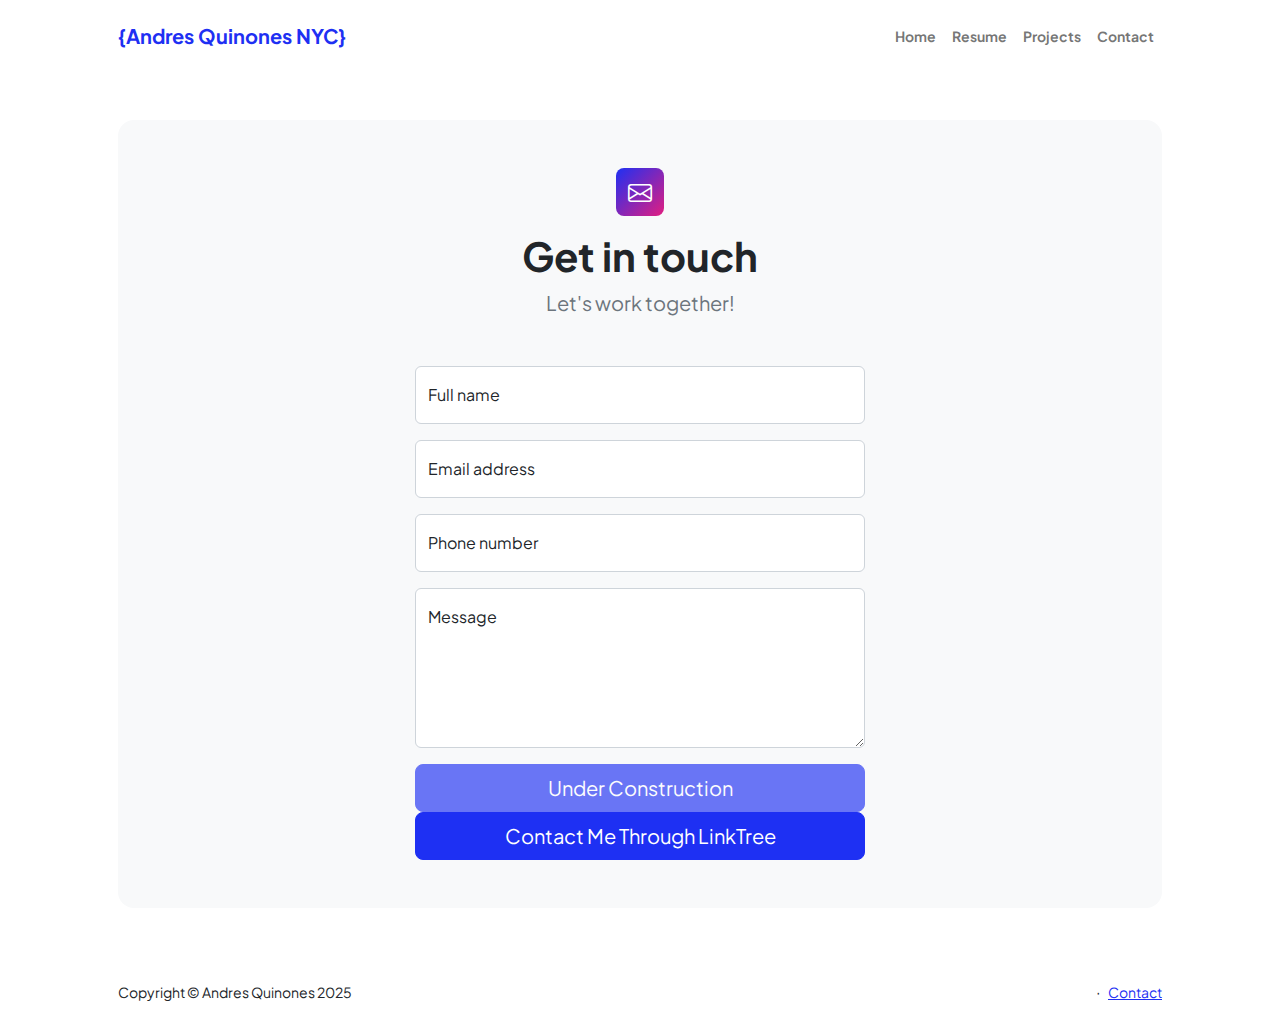
<file: contact.html>
<!DOCTYPE html>
<html lang="en">
    <head>
        <meta charset="utf-8" />
        <meta name="viewport" content="width=device-width, initial-scale=1, shrink-to-fit=no" />
        <meta name="description" content />
        <meta name="author" content />
        <title>Andres Quinones NYC - Contact</title>
        <!-- Favicon-->
        <link rel="icon" type="image/x-icon" href="assets/favicon.ico" />
        <!-- Custom Google font-->
        <link rel="preconnect" href="https://fonts.googleapis.com" />
        <link rel="preconnect" href="https://fonts.gstatic.com" crossorigin />
        <link href="https://fonts.googleapis.com/css2?family=Plus+Jakarta+Sans:wght@100;200;300;400;500;600;700;800;900&amp;display=swap" rel="stylesheet" />
        <!-- Bootstrap icons-->
        <link href="https://cdn.jsdelivr.net/npm/bootstrap-icons@1.8.1/font/bootstrap-icons.css" rel="stylesheet" />
        <!-- Core theme CSS (includes Bootstrap)-->
        <link href="css/styles.css" rel="stylesheet" />
    </head>
    <body class="d-flex flex-column">
        <main class="flex-shrink-0">
            <!-- Navigation-->
            <nav class="navbar navbar-expand-lg navbar-light bg-white py-3">
                <div class="container px-5">
                    <a class="navbar-brand" href="index.html"><span class="fw-bolder text-primary">{Andres Quinones NYC}</span></a>
                    <button class="navbar-toggler" type="button" data-bs-toggle="collapse" data-bs-target="#navbarSupportedContent" aria-controls="navbarSupportedContent" aria-expanded="false" aria-label="Toggle navigation"><span class="navbar-toggler-icon"></span></button>
                    <div class="collapse navbar-collapse" id="navbarSupportedContent">
                        <ul class="navbar-nav ms-auto mb-2 mb-lg-0 small fw-bolder">
                            <li class="nav-item"><a class="nav-link" href="index.html">Home</a></li>
                            <li class="nav-item"><a class="nav-link" href="resume.html">Resume</a></li>
                            <li class="nav-item"><a class="nav-link" href="projects.html">Projects</a></li>
                            <li class="nav-item"><a class="nav-link" href="contact.html">Contact</a></li>
                        </ul>
                    </div>
                </div>
            </nav>
            <!-- Page content-->
            <section class="py-5">
                <div class="container px-5">
                    <!-- Contact form-->
                    <div class="bg-light rounded-4 py-5 px-4 px-md-5">
                        <div class="text-center mb-5">
                            <div class="feature bg-primary bg-gradient-primary-to-secondary text-white rounded-3 mb-3"><i class="bi bi-envelope"></i></div>
                            <h1 class="fw-bolder">Get in touch</h1>
                            <p class="lead fw-normal text-muted mb-0">Let's work together!</p>
                        </div>
                        <div class="row gx-5 justify-content-center">
                            <div class="col-lg-8 col-xl-6">
                                <!-- * * * * * * * * * * * * * * *-->
                                <!-- * * SB Forms Contact Form * *-->
                                <!-- * * * * * * * * * * * * * * *-->
                                <!-- This form is pre-integrated with SB Forms.-->
                                <!-- To make this form functional, sign up at-->
                                <!-- https://startbootstrap.com/solution/contact-forms-->
                                <!-- to get an API token!-->
                                <form id="contactForm" data-sb-form-api-token="API_TOKEN">
                                    <!-- Name input-->
                                    <div class="form-floating mb-3">
                                        <input class="form-control" id="name" type="text" placeholder="Enter your name..." data-sb-validations="required" />
                                        <label for="name">Full name</label>
                                        <div class="invalid-feedback" data-sb-feedback="name:required">A name is required.</div>
                                    </div>
                                    <!-- Email address input-->
                                    <div class="form-floating mb-3">
                                        <input class="form-control" id="email" type="email" placeholder="name@example.com" data-sb-validations="required,email" />
                                        <label for="email">Email address</label>
                                        <div class="invalid-feedback" data-sb-feedback="email:required">An email is required.</div>
                                        <div class="invalid-feedback" data-sb-feedback="email:email">Email is not valid.</div>
                                    </div>
                                    <!-- Phone number input-->
                                    <div class="form-floating mb-3">
                                        <input class="form-control" id="phone" type="tel" placeholder="(123) 456-7890" data-sb-validations="required" />
                                        <label for="phone">Phone number</label>
                                        <div class="invalid-feedback" data-sb-feedback="phone:required">A phone number is required.</div>
                                    </div>
                                    <!-- Message input-->
                                    <div class="form-floating mb-3">
                                        <textarea class="form-control" id="message" type="text" placeholder="Enter your message here..." style="height: 10rem" data-sb-validations="required"></textarea>
                                        <label for="message">Message</label>
                                        <div class="invalid-feedback" data-sb-feedback="message:required">A message is required.</div>
                                    </div>
                                    <!-- Submit success message-->
                                    <!---->
                                    <!-- This is what your users will see when the form-->
                                    <!-- has successfully submitted-->
                                    <div class="d-none" id="submitSuccessMessage">
                                        <div class="text-center mb-3">
                                            <div class="fw-bolder">Form submission successful!</div>
                                            To activate this form, sign up at
                                            <br />
                                            <a href="https://startbootstrap.com/solution/contact-forms">https://startbootstrap.com/solution/contact-forms</a>
                                        </div>
                                    </div>
                                    <!-- Submit error message-->
                                    <!---->
                                    <!-- This is what your users will see when there is-->
                                    <!-- an error submitting the form-->
                                    <div class="d-none" id="submitErrorMessage"><div class="text-center text-danger mb-3">Error sending message!</div></div>
                                    <!-- Submit Button-->
                                    <div class="d-grid"><button class="btn btn-primary btn-lg disabled" id="submitButton" type="submit">Under Construction</button></div>
                                    <!-- Contact Me Via Linktr.ee-->
                                    <div class="d-grid"><button class="btn btn-primary btn-lg" onclick=" window.open('https://linktr.ee/andres.lives','_blank')">Contact Me Through LinkTree</button></div>

                                </form>
                            </div>
                        </div>
                    </div>
                </div>
            </section>
        </main>
        <!-- Footer-->
        <footer class="bg-white py-4 mt-auto">
            <div class="container px-5">
                <div class="row align-items-center justify-content-between flex-column flex-sm-row">
                    <div class="col-auto"><div class="small m-0">Copyright &copy; Andres Quinones 2025</div></div>
                    <div class="col-auto">
                        <span class="mx-1">&middot;</span>
                        <a class="small" href="https://linktr.ee/andres.lives">Contact</a>
                    </div>
                </div>
            </div>
        </footer>
        <!-- Bootstrap core JS-->
        <script src="https://cdn.jsdelivr.net/npm/bootstrap@5.2.3/dist/js/bootstrap.bundle.min.js"></script>
        <!-- Core theme JS-->
        <script src="js/scripts.js"></script>
        <!-- * * * * * * * * * * * * * * * * * * * * * * * * * * * * * * * * * * * * * * * *-->
        <!-- * *                               SB Forms JS                               * *-->
        <!-- * * Activate your form at https://startbootstrap.com/solution/contact-forms * *-->
        <!-- * * * * * * * * * * * * * * * * * * * * * * * * * * * * * * * * * * * * * * * *-->
        <script src="https://cdn.startbootstrap.com/sb-forms-latest.js"></script>
    </body>
</html>
</file>
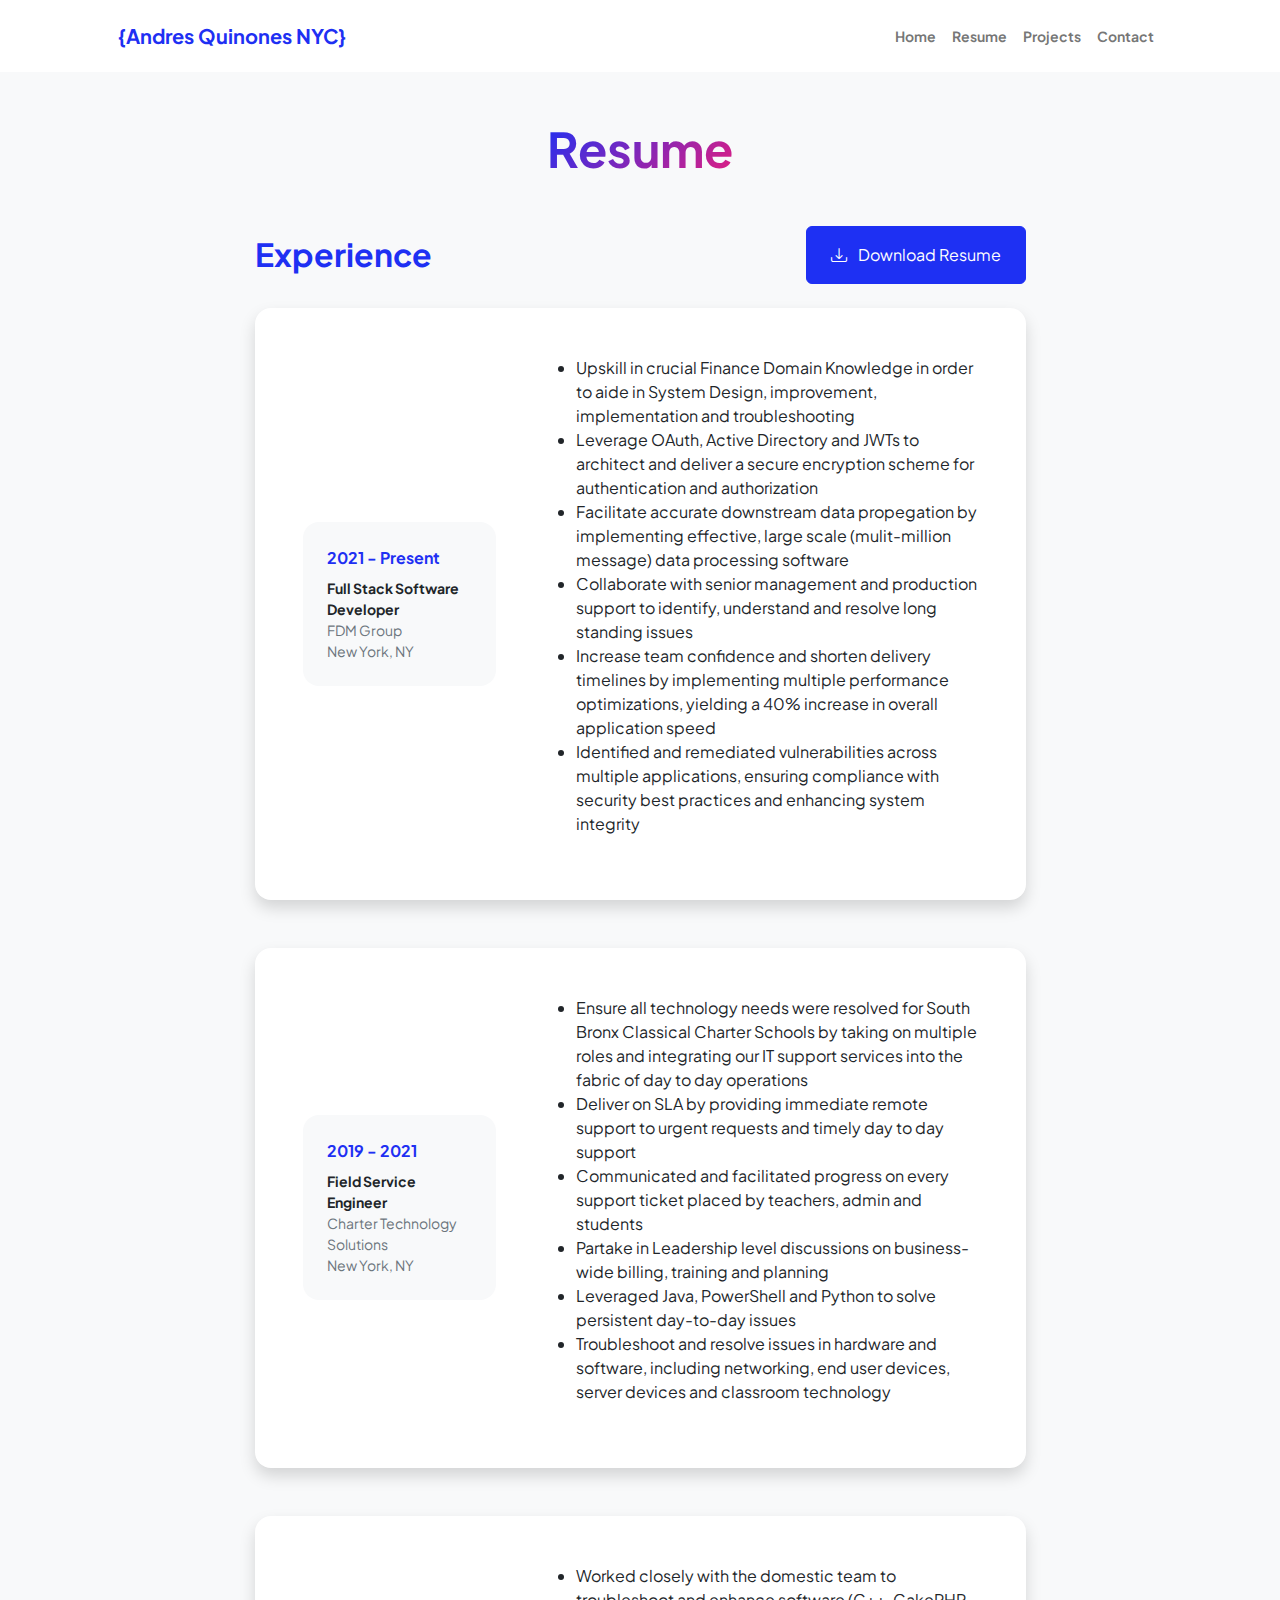
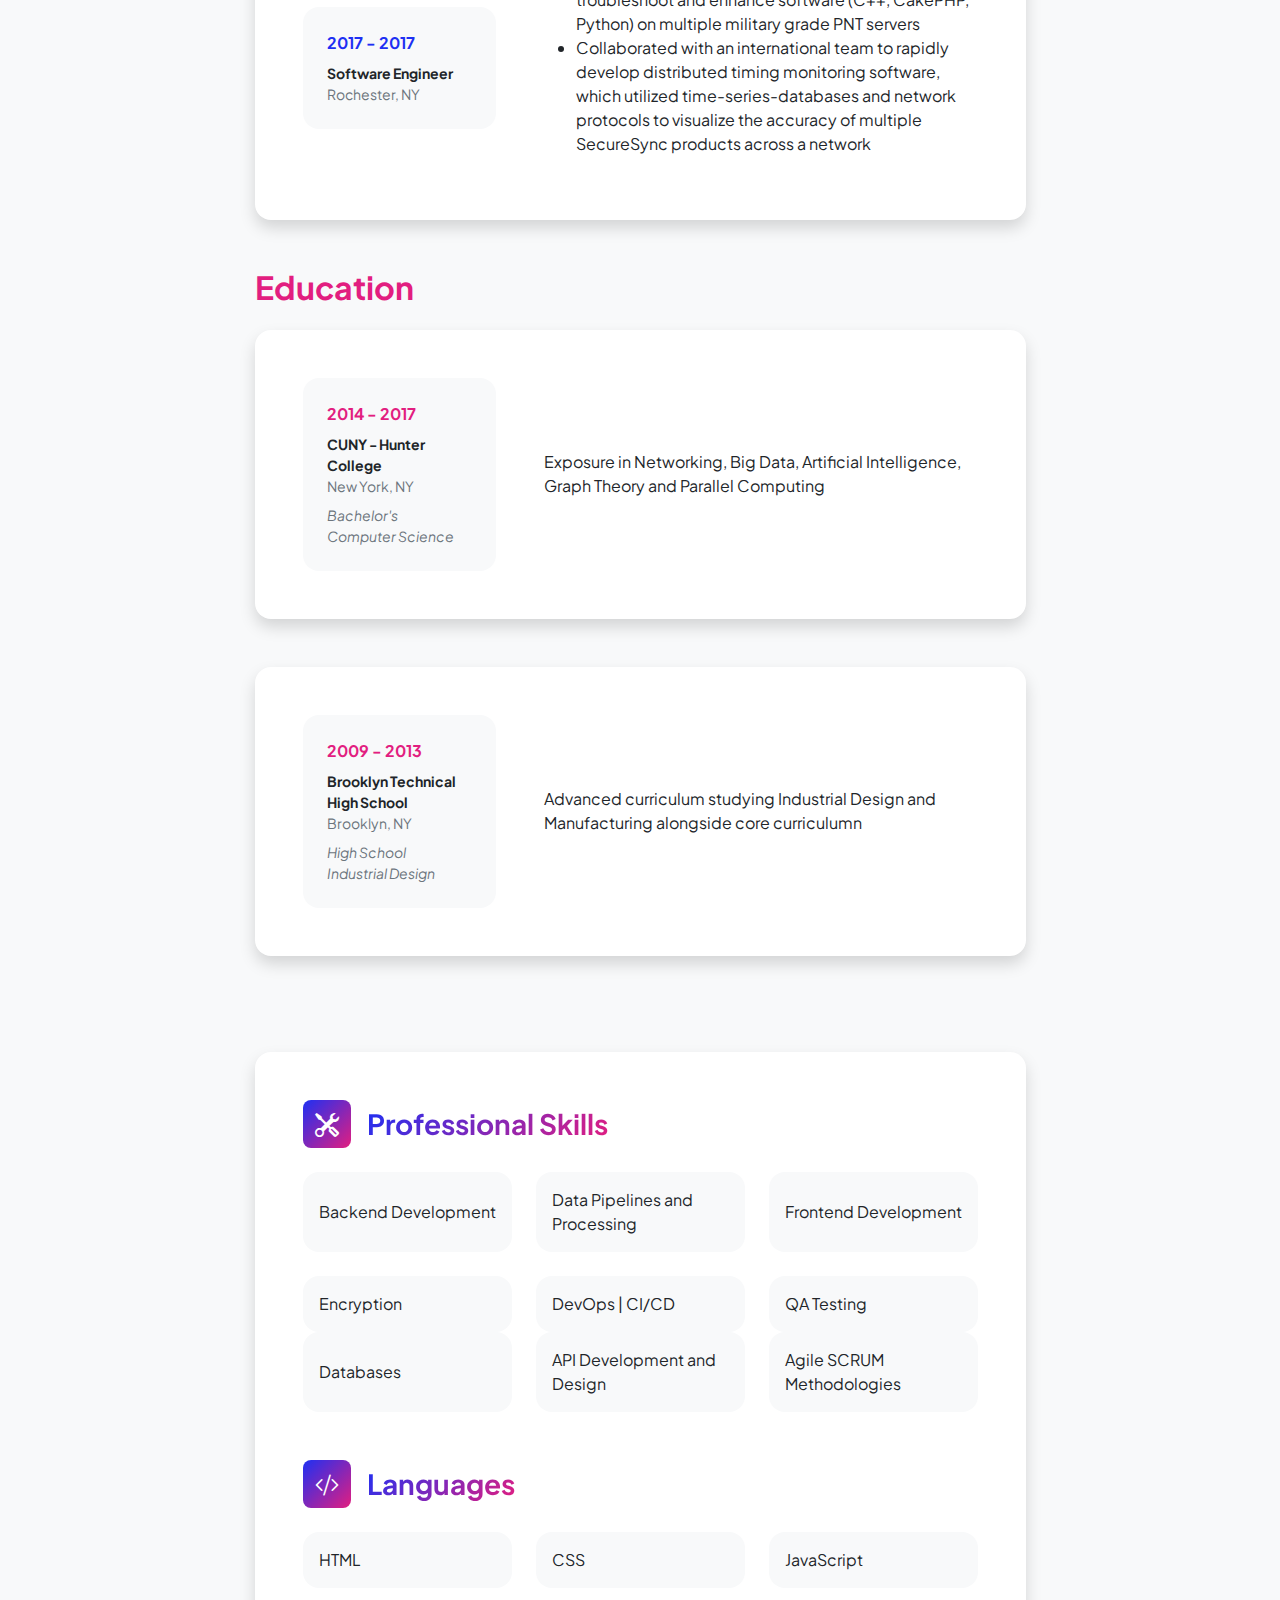
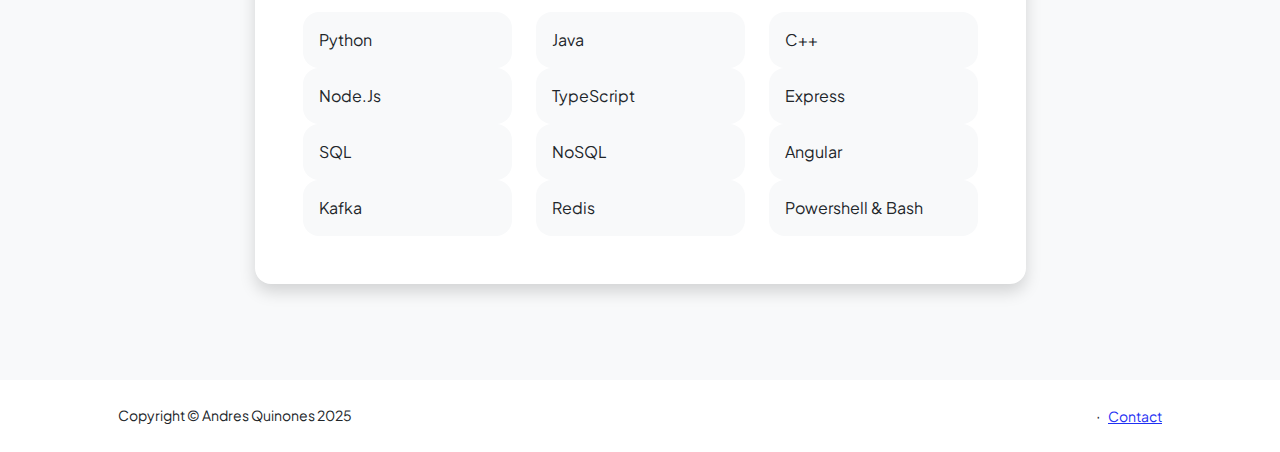
<file: resume.html>
<!DOCTYPE html>
<html lang="en">
    <head>
        <meta charset="utf-8" />
        <meta name="viewport" content="width=device-width, initial-scale=1, shrink-to-fit=no" />
        <meta name="description" content="" />
        <meta name="author" content="" />
        <title>Andres Quinones NYC - Resume</title>
        <!-- Favicon-->
        <link rel="icon" type="image/x-icon" href="assets/favicon.ico" />
        <!-- Custom Google font-->
        <link rel="preconnect" href="https://fonts.googleapis.com" />
        <link rel="preconnect" href="https://fonts.gstatic.com" crossorigin />
        <link href="https://fonts.googleapis.com/css2?family=Plus+Jakarta+Sans:wght@100;200;300;400;500;600;700;800;900&amp;display=swap" rel="stylesheet" />
        <!-- Bootstrap icons-->
        <link href="https://cdn.jsdelivr.net/npm/bootstrap-icons@1.8.1/font/bootstrap-icons.css" rel="stylesheet" />
        <!-- Core theme CSS (includes Bootstrap)-->
        <link href="css/styles.css" rel="stylesheet" />
    </head>
    <body class="d-flex flex-column h-100 bg-light">
        <main class="flex-shrink-0">
            <!-- Navigation-->
            <nav class="navbar navbar-expand-lg navbar-light bg-white py-3">
                <div class="container px-5">
                    <a class="navbar-brand" href="index.html"><span class="fw-bolder text-primary">{Andres Quinones NYC}</span></a>
                    <button class="navbar-toggler" type="button" data-bs-toggle="collapse" data-bs-target="#navbarSupportedContent" aria-controls="navbarSupportedContent" aria-expanded="false" aria-label="Toggle navigation"><span class="navbar-toggler-icon"></span></button>
                    <div class="collapse navbar-collapse" id="navbarSupportedContent">
                        <ul class="navbar-nav ms-auto mb-2 mb-lg-0 small fw-bolder">
                            <li class="nav-item"><a class="nav-link" href="index.html">Home</a></li>
                            <li class="nav-item"><a class="nav-link" href="resume.html">Resume</a></li>
                            <li class="nav-item"><a class="nav-link" href="projects.html">Projects</a></li>
                            <li class="nav-item"><a class="nav-link" href="contact.html">Contact</a></li>
                        </ul>
                    </div>
                </div>
            </nav>
            <!-- Page Content-->
            <div class="container px-5 my-5">
                <div class="text-center mb-5">
                    <h1 class="display-5 fw-bolder mb-0"><span class="text-gradient d-inline">Resume</span></h1>
                </div>
                <div class="row gx-5 justify-content-center">
                    <div class="col-lg-11 col-xl-9 col-xxl-8">
                        <!-- Experience Section-->
                        <section>
                            <div class="d-flex align-items-center justify-content-between mb-4">
                                <h2 class="text-primary fw-bolder mb-0">Experience</h2>
                                <!-- Download resume button-->
                                <!-- Note: Set the link href target to a PDF file within your project-->
                                <a class="btn btn-primary px-4 py-3" href="assets/AJQ Resume 2025.pdf">
                                    <div class="d-inline-block bi bi-download me-2"></div>
                                    Download Resume
                                </a>
                            </div>
                            <!-- Experience Card 1-->
                            <div class="card shadow border-0 rounded-4 mb-5">
                                <div class="card-body p-5">
                                    <div class="row align-items-center gx-5">
                                        <div class="col text-center text-lg-start mb-4 mb-lg-0">
                                            <div class="bg-light p-4 rounded-4">
                                                <div class="text-primary fw-bolder mb-2">2021 - Present</div>
                                                <div class="small fw-bolder">Full Stack Software Developer</div>
                                                <div class="small text-muted">FDM Group</div>
                                                <div class="small text-muted">New York, NY </div>
                                            </div>
                                        </div>
                                        <div class="col-lg-8"><div>
                                            <ul>
                                                <li>Upskill in crucial Finance Domain Knowledge in order to aide in System Design, improvement, implementation and troubleshooting</li>
                                                <li>Leverage OAuth, Active Directory and JWTs to architect and deliver a secure encryption scheme for authentication and authorization</li>
                                                <li>Facilitate accurate downstream data propegation by implementing effective, large scale (mulit-million message) data processing software</li>
                                                <li>Collaborate with senior management and production support to identify, understand and resolve long standing issues</li>
                                                <li>Increase team confidence and shorten delivery timelines by implementing multiple performance optimizations, yielding a 40% increase in overall application speed</li>
                                                <li>Identified and remediated vulnerabilities across multiple applications, ensuring compliance with security best practices and enhancing system integrity</li>
                                            </ul>
                                        </div></div>
                                    </div>
                                </div>
                            </div>
                            <!-- Experience Card 2-->
                            <div class="card shadow border-0 rounded-4 mb-5">
                                <div class="card-body p-5">
                                    <div class="row align-items-center gx-5">
                                        <div class="col text-center text-lg-start mb-4 mb-lg-0">
                                            <div class="bg-light p-4 rounded-4">
                                                <div class="text-primary fw-bolder mb-2">2019 - 2021</div>
                                                <div class="small fw-bolder">Field Service Engineer</div>
                                                <div class="small text-muted">Charter Technology Solutions</div>
                                                <div class="small text-muted">New York, NY</div>
                                            </div>
                                        </div>
                                        <div class="col-lg-8"><div>
                                            <ul>
                                                <li>Ensure all technology needs were resolved for South Bronx Classical Charter Schools by taking on multiple roles and integrating our IT support services into the fabric of day to day operations</li>
                                                <li>Deliver on SLA by providing immediate remote support to urgent requests and timely day to day support</li>
                                                <li>Communicated and facilitated progress on every support ticket placed by teachers, admin and students</li>
                                                <li>Partake in Leadership level discussions on business-wide billing, training and planning </li>
                                                <li>Leveraged Java, PowerShell and Python to solve persistent day-to-day issues</li>
                                                <li>Troubleshoot and resolve issues in hardware and software, including networking, end user devices, server devices and classroom technology</li> 
                                            </ul>                                        
                                        </div></div>
                                    </div>
                                </div>
                            </div>
                            <div class="card shadow border-0 rounded-4 mb-5">
                                <div class="card-body p-5">
                                    <div class="row align-items-center gx-5">
                                        <div class="col text-center text-lg-start mb-4 mb-lg-0">
                                            <div class="bg-light p-4 rounded-4">
                                                <div class="text-primary fw-bolder mb-2">2017 - 2017</div>
                                                <div class="small fw-bolder">Software Engineer</div>
                                                <div class="small text-muted">Rochester, NY</div>
                                            </div>
                                        </div>
                                        <div class="col-lg-8"><div>
                                            <ul>
                                                <li>Worked closely with the domestic team to troubleshoot and enhance software (C++, CakePHP, Python) on multiple military grade PNT servers</li>
                                                <li>Collaborated with an international team to rapidly develop distributed timing monitoring software, which utilized time-series-databases and network protocols to visualize the accuracy of multiple SecureSync products across a network</li>
                                            </ul>                                        
                                        </div></div>
                                    </div>
                                </div>
                            </div>

                        </section>
                        <!-- Education Section-->
                        <section>
                            <h2 class="text-secondary fw-bolder mb-4">Education</h2>
                            <!-- Education Card 1-->
                            <div class="card shadow border-0 rounded-4 mb-5">
                                <div class="card-body p-5">
                                    <div class="row align-items-center gx-5">
                                        <div class="col text-center text-lg-start mb-4 mb-lg-0">
                                            <div class="bg-light p-4 rounded-4">
                                                <div class="text-secondary fw-bolder mb-2">2014 - 2017</div>
                                                <div class="mb-2">
                                                    <div class="small fw-bolder">CUNY - Hunter College</div>
                                                    <div class="small text-muted">New York, NY</div>
                                                </div>
                                                <div class="fst-italic">
                                                    <div class="small text-muted">Bachelor's</div>
                                                    <div class="small text-muted">Computer Science</div>
                                                </div>
                                            </div>
                                        </div>
                                        <div class="col-lg-8"><div>Exposure in Networking, Big Data, Artificial Intelligence, Graph Theory and Parallel Computing</div></div>
                                    </div>
                                </div>
                            </div>
                            <!-- Education Card 2-->
                            <div class="card shadow border-0 rounded-4 mb-5">
                                <div class="card-body p-5">
                                    <div class="row align-items-center gx-5">
                                        <div class="col text-center text-lg-start mb-4 mb-lg-0">
                                            <div class="bg-light p-4 rounded-4">
                                                <div class="text-secondary fw-bolder mb-2">2009 - 2013</div>
                                                <div class="mb-2">
                                                    <div class="small fw-bolder">Brooklyn Technical High School</div>
                                                    <div class="small text-muted">Brooklyn, NY</div>
                                                </div>
                                                <div class="fst-italic">
                                                    <div class="small text-muted">High School</div>
                                                    <div class="small text-muted">Industrial Design</div>
                                                </div>
                                            </div>
                                        </div>
                                        <div class="col-lg-8"><div>Advanced curriculum studying Industrial Design and Manufacturing alongside core curriculumn</div></div>
                                    </div>
                                </div>
                            </div>
                        </section>
                        <!-- Divider-->
                        <div class="pb-5"></div>
                        <!-- Skills Section-->
                        <section>
                            <!-- Skillset Card-->
                            <div class="card shadow border-0 rounded-4 mb-5">
                                <div class="card-body p-5">
                                    <!-- Professional skills list-->
                                    <div class="mb-5">
                                        <div class="d-flex align-items-center mb-4">
                                            <div class="feature bg-primary bg-gradient-primary-to-secondary text-white rounded-3 me-3"><i class="bi bi-tools"></i></div>
                                            <h3 class="fw-bolder mb-0"><span class="text-gradient d-inline">Professional Skills</span></h3>
                                        </div>
                                        <div class="row row-cols-1 row-cols-md-3 mb-4">
                                            <div class="col mb-4 mb-md-0"><div class="d-flex align-items-center bg-light rounded-4 p-3 h-100">Backend Development</div></div>
                                            <div class="col mb-4 mb-md-0"><div class="d-flex align-items-center bg-light rounded-4 p-3 h-100">Data Pipelines and Processing</div></div>
                                            <div class="col"><div class="d-flex align-items-center bg-light rounded-4 p-3 h-100">Frontend Development</div></div>
                                        </div>
                                        <div class="row row-cols-1 row-cols-md-3">
                                            <div class="col mb-4 mb-md-0"><div class="d-flex align-items-center bg-light rounded-4 p-3 h-100">Encryption</div></div>
                                            <div class="col mb-4 mb-md-0"><div class="d-flex align-items-center bg-light rounded-4 p-3 h-100">DevOps | CI/CD</div></div>
                                            <div class="col"><div class="d-flex align-items-center bg-light rounded-4 p-3 h-100">QA Testing</div></div>
                                        </div>
                                        <div class="row row-cols-1 row-cols-md-3">
                                            <div class="col mb-4 mb-md-0"><div class="d-flex align-items-center bg-light rounded-4 p-3 h-100">Databases</div></div>
                                            <div class="col mb-4 mb-md-0"><div class="d-flex align-items-center bg-light rounded-4 p-3 h-100">API Development and Design</div></div>
                                            <div class="col"><div class="d-flex align-items-center bg-light rounded-4 p-3 h-100">Agile SCRUM Methodologies</div></div>
                                        </div>
                                    </div>
                                    <!-- Languages list-->
                                    <div class="mb-0">
                                        <div class="d-flex align-items-center mb-4">
                                            <div class="feature bg-primary bg-gradient-primary-to-secondary text-white rounded-3 me-3"><i class="bi bi-code-slash"></i></div>
                                            <h3 class="fw-bolder mb-0"><span class="text-gradient d-inline">Languages</span></h3>
                                        </div>
                                        <div class="row row-cols-1 row-cols-md-3 mb-4">
                                            <div class="col mb-4 mb-md-0"><div class="d-flex align-items-center bg-light rounded-4 p-3 h-100">HTML</div></div>
                                            <div class="col mb-4 mb-md-0"><div class="d-flex align-items-center bg-light rounded-4 p-3 h-100">CSS</div></div>
                                            <div class="col"><div class="d-flex align-items-center bg-light rounded-4 p-3 h-100">JavaScript</div></div>
                                        </div>
                                        <div class="row row-cols-1 row-cols-md-3">
                                            <div class="col mb-4 mb-md-0"><div class="d-flex align-items-center bg-light rounded-4 p-3 h-100">Python</div></div>
                                            <div class="col mb-4 mb-md-0"><div class="d-flex align-items-center bg-light rounded-4 p-3 h-100">Java</div></div>
                                            <div class="col"><div class="d-flex align-items-center bg-light rounded-4 p-3 h-100">C++</div></div>
                                        </div>
                                        <div class="row row-cols-1 row-cols-md-3">
                                            <div class="col mb-4 mb-md-0"><div class="d-flex align-items-center bg-light rounded-4 p-3 h-100">Node.Js</div></div>
                                            <div class="col mb-4 mb-md-0"><div class="d-flex align-items-center bg-light rounded-4 p-3 h-100">TypeScript</div></div>
                                            <div class="col"><div class="d-flex align-items-center bg-light rounded-4 p-3 h-100">Express</div></div>
                                        </div>
                                        <div class="row row-cols-1 row-cols-md-3">
                                            <div class="col mb-4 mb-md-0"><div class="d-flex align-items-center bg-light rounded-4 p-3 h-100">SQL</div></div>
                                            <div class="col mb-4 mb-md-0"><div class="d-flex align-items-center bg-light rounded-4 p-3 h-100">NoSQL</div></div>
                                            <div class="col"><div class="d-flex align-items-center bg-light rounded-4 p-3 h-100">Angular</div></div>
                                        </div>
                                        <div class="row row-cols-1 row-cols-md-3">
                                            <div class="col mb-4 mb-md-0"><div class="d-flex align-items-center bg-light rounded-4 p-3 h-100">Kafka</div></div>
                                            <div class="col mb-4 mb-md-0"><div class="d-flex align-items-center bg-light rounded-4 p-3 h-100">Redis</div></div>
                                            <div class="col"><div class="d-flex align-items-center bg-light rounded-4 p-3 h-100">Powershell & Bash</div></div>
                                        </div>
                                    </div>
                                </div>
                            </div>
                        </section>
                    </div>
                </div>
            </div>
        </main>
        <!-- Footer-->
        <!-- Footer-->
        <footer class="bg-white py-4 mt-auto">
            <div class="container px-5">
                <div class="row align-items-center justify-content-between flex-column flex-sm-row">
                    <div class="col-auto"><div class="small m-0">Copyright &copy; Andres Quinones 2025</div></div>
                    <div class="col-auto">
                        <span class="mx-1">&middot;</span>
                        <a class="small" href="https://linktr.ee/andres.lives">Contact</a>
                    </div>
                </div>
            </div>
        </footer>        <!-- Bootstrap core JS-->
        <script src="https://cdn.jsdelivr.net/npm/bootstrap@5.2.3/dist/js/bootstrap.bundle.min.js"></script>
        <!-- Core theme JS-->
        <script src="js/scripts.js"></script>
    </body>
</html>
</file>
